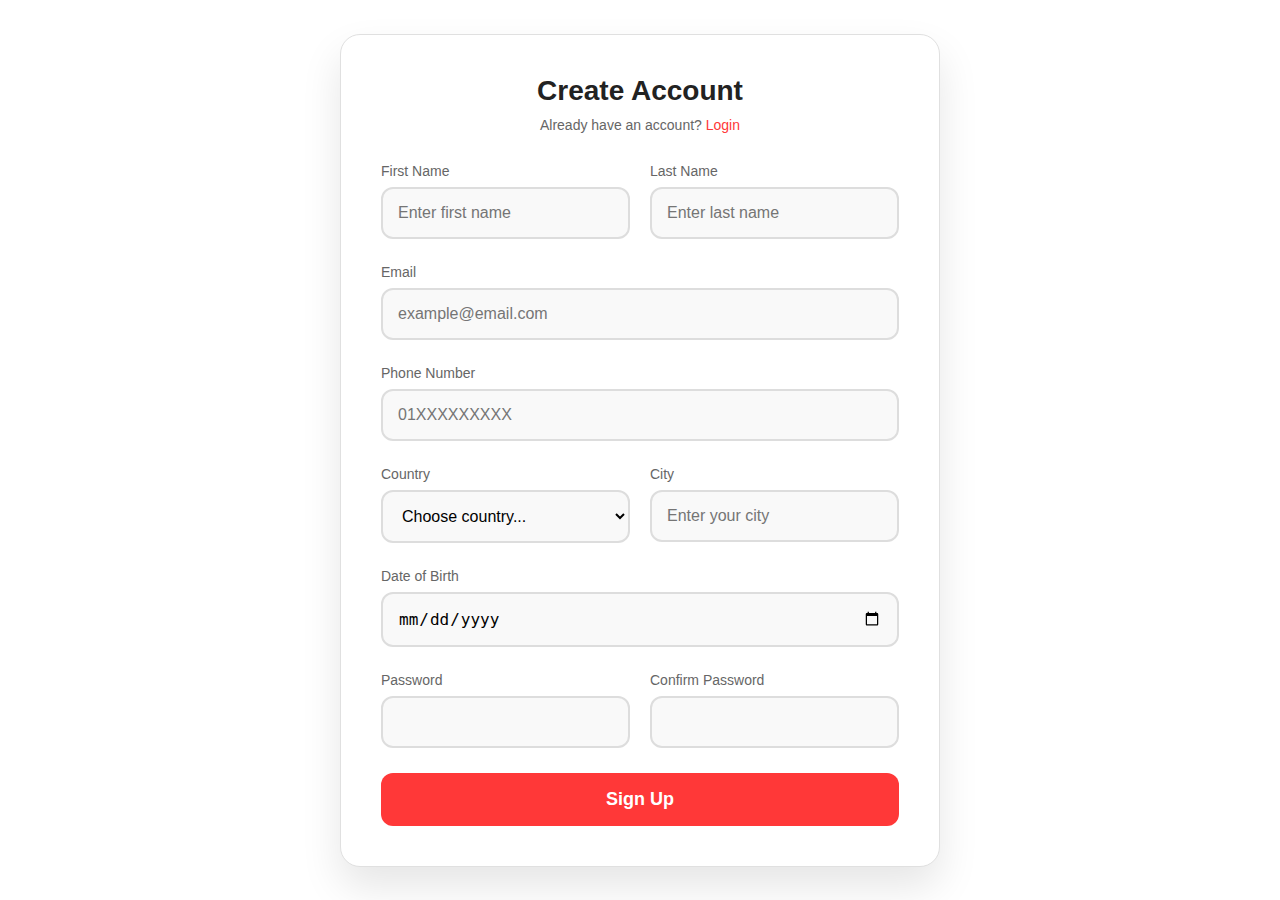
<file: index.html>
<!DOCTYPE html>
<html lang="en" dir="ltr">
<head>
    <meta charset="UTF-8">
    <meta name="viewport" content="width=device-width, initial-scale=1.0">
    <title>Create New Account</title>
    <style>
        * {
            margin: 0;
            padding: 0;
            box-sizing: border-box;
        }

        body {
            font-family: 'Segoe UI', Tahoma, Geneva, Verdana, sans-serif;
            background: white;
            min-height: 100vh;
            display: flex;
            align-items: center;
            justify-content: center;
            padding: 20px;
        }

        .form-container {
            background: white;
            border-radius: 20px;
            border: 1px solid #e0e0e0;
            box-shadow: 0 20px 40px rgba(0, 0, 0, 0.1);
            padding: 40px;
            width: 100%;
            max-width: 600px;
            position: relative;
        }

        h1 {
            text-align: center;
            color: #222;
            margin-bottom: 10px;
            font-size: 28px;
            font-weight: 600;
        }

        .login-link-container {
            text-align: center;
            margin-bottom: 30px;
        }

        .login-link {
            color: #666;
            font-size: 14px;
            text-decoration: none;
        }

        .login-link a {
            color: #ff3838;
            text-decoration: none;
            font-weight: 500;
            transition: color 0.3s ease;
        }

        .login-link a:hover {
            color: #e63030;
            text-decoration: underline;
        }

        .form-row {
            display: flex;
            gap: 20px;
            margin-bottom: 25px;
        }

        .form-group {
            flex: 1;
            position: relative;
        }

        .form-group.full-width {
            flex: 1 1 100%;
        }

        label {
            display: block;
            margin-bottom: 8px;
            color: #666;
            font-weight: 500;
            font-size: 14px;
        }

        .input-container {
            position: relative;
        }

        input, select {
            width: 100%;
            padding: 15px;
            border: 2px solid #ddd;
            border-radius: 12px;
            font-size: 16px;
            transition: all 0.3s ease;
            background: #f9f9f9;
        }

        input:focus, select:focus {
            outline: none;
            border-color: #ff3838;
            background: white;
            box-shadow: 0 0 0 3px rgba(255, 56, 56, 0.1);
        }

        .error-message {
            color: #ff3838;
            font-size: 12px;
            margin-top: 5px;
            display: none;
        }

        .input-container.error input {
            border-color: #ff3838;
            background: #fff5f5;
        }

        .input-container.success input {
            border-color: #28a745;
            background: #f8fff9;
        }

        .input-container.error .error-message {
            display: block;
        }

        .password-strength {
            margin-top: 8px;
            height: 4px;
            background: #e1e1e1;
            border-radius: 2px;
            overflow: hidden;
            display: none;
        }

        .password-strength-fill {
            height: 100%;
            transition: all 0.3s ease;
            border-radius: 2px;
        }

        .strength-weak { background: #ff3838; width: 25%; }
        .strength-fair { background: #ff6b6b; width: 50%; }
        .strength-good { background: #ffa500; width: 75%; }
        .strength-strong { background: #28a745; width: 100%; }

        .password-requirements {
            margin-top: 10px;
            font-size: 12px;
            color: #666;
            display: none;
        }

        .requirement {
            display: flex;
            align-items: center;
            margin-bottom: 4px;
        }

        .requirement-icon {
            margin-right: 8px;
            font-size: 14px;
            width: 16px;
            display: inline-block;
        }

        .requirement.met {
            color: #28a745;
        }

        .requirement.met .requirement-icon::before {
            content: '✓';
            color: #28a745;
        }

        .requirement:not(.met) {
            color: #666;
        }

        .requirement:not(.met) .requirement-icon::before {
            content: '✗';
            color: #ff3838;
        }

        .submit-btn {
            width: 100%;
            padding: 16px;
            background: #ff3838;
            color: white;
            border: none;
            border-radius: 12px;
            font-size: 18px;
            font-weight: 600;
            cursor: pointer;
            transition: all 0.3s ease;
            position: relative;
            overflow: hidden;
        }

        .submit-btn:hover {
            background: #e63030;
            transform: translateY(-2px);
            box-shadow: 0 10px 25px rgba(255, 56, 56, 0.3);
        }

        .submit-btn:active {
            transform: translateY(0);
        }

        .submit-btn:disabled {
            opacity: 0.6;
            cursor: not-allowed;
            transform: none;
        }

        .loading-spinner {
            display: none;
            width: 20px;
            height: 20px;
            border: 2px solid transparent;
            border-top: 2px solid white;
            border-radius: 50%;
            animation: spin 1s linear infinite;
            margin-left: 10px;
        }

        @keyframes spin {
            to { transform: rotate(360deg); }
        }

        .success-message {
            background: #d4edda;
            color: #155724;
            border: 2px solid #28a745;
            padding: 15px;
            border-radius: 12px;
            margin-bottom: 20px;
            display: none;
            text-align: center;
        }

        @media (max-width: 768px) {
            .form-container {
                padding: 30px 20px;
                margin: 10px;
            }

            .form-row {
                flex-direction: column;
                gap: 0;
            }

            h1 {
                font-size: 24px;
            }
        }
    </style>
</head>
<body>
    <div class="form-container">
        <h1>Create Account</h1>
        
        <div class="login-link-container">
            <div class="login-link">
                Already have an account? <a href="loginf.html">Login</a>
            </div>
        </div>

        <div class="success-message" id="successMessage">
            Account created successfully! Welcome <span id="welcomeName"></span>!
        </div>

        <form id="signupForm" novalidate>
            <div class="form-row">
                <div class="form-group">
                    <label for="firstName">First Name</label>
                    <div class="input-container">
                        <input type="text" id="firstName" name="firstName" placeholder="Enter first name" required>
                        <div class="error-message"></div>
                    </div>
                </div>
                <div class="form-group">
                    <label for="lastName">Last Name</label>
                    <div class="input-container">
                        <input type="text" id="lastName" name="lastName" placeholder="Enter last name" required>
                        <div class="error-message"></div>
                    </div>
                </div>
            </div>

            <div class="form-row">
                <div class="form-group full-width">
                    <label for="email">Email</label>
                    <div class="input-container">
                        <input type="email" id="email" name="email" placeholder="example@email.com" required>
                        <div class="error-message"></div>
                    </div>
                </div>
            </div>

            <div class="form-row">
                <div class="form-group full-width">
                    <label for="phone">Phone Number</label>
                    <div class="input-container">
                        <input type="tel" id="phone" name="phone" placeholder="01XXXXXXXXX" required>
                        <div class="error-message"></div>
                    </div>
                </div>
            </div>

            <div class="form-row">
                <div class="form-group">
                    <label for="country">Country</label>
                    <div class="input-container">
                        <select id="country" name="country" required>
                            <option value="">Choose country...</option>
                            <option value="EG">Egypt</option>
                            <option value="SA">Saudi Arabia</option>
                            <option value="AE">UAE</option>
                            <option value="JO">Jordan</option>
                            <option value="LB">Lebanon</option>
                            <option value="SY">Syria</option>
                            <option value="MA">Morocco</option>
                            <option value="TN">Tunisia</option>
                        </select>
                        <div class="error-message"></div>
                    </div>
                </div>
                <div class="form-group">
                    <label for="city">City</label>
                    <div class="input-container">
                        <input type="text" id="city" name="city" placeholder="Enter your city" required>
                        <div class="error-message"></div>
                    </div>
                </div>
            </div>

            <div class="form-row">
                <div class="form-group full-width">
                    <label for="birthDate">Date of Birth</label>
                    <div class="input-container">
                        <input type="date" id="birthDate" name="birthDate" required>
                        <div class="error-message"></div>
                    </div>
                </div>
            </div>

            <div class="form-row">
                <div class="form-group">
                    <label for="password">Password</label>
                    <div class="input-container">
                        <input type="password" id="password" name="password" required>
                        <div class="error-message"></div>
                    </div>
                    <div class="password-strength" id="passwordStrength">
                        <div class="password-strength-fill"></div>
                    </div>
                    <div class="password-requirements" id="passwordRequirements">
                        <div class="requirement" data-requirement="length">
                            <span class="requirement-icon"></span>
                            <span>At least 8 characters</span>
                        </div>
                        <div class="requirement" data-requirement="uppercase">
                            <span class="requirement-icon"></span>
                            <span>At least one uppercase letter</span>
                        </div>
                        <div class="requirement" data-requirement="lowercase">
                            <span class="requirement-icon"></span>
                            <span>At least one lowercase letter</span>
                        </div>
                        <div class="requirement" data-requirement="number">
                            <span class="requirement-icon"></span>
                            <span>At least one number</span>
                        </div>
                    </div>
                </div>
                <div class="form-group">
                    <label for="confirmPassword">Confirm Password</label>
                    <div class="input-container">
                        <input type="password" id="confirmPassword" name="confirmPassword" required>
                        <div class="error-message"></div>
                    </div>
                </div>
            </div>

            <button type="submit" class="submit-btn" id="submitBtn">
                Sign Up
                <span class="loading-spinner" id="loadingSpinner"></span>
            </button>
        </form>
    </div>

    <script>
        class FormValidator {
            constructor() {
                this.form = document.getElementById('signupForm');
                this.submitBtn = document.getElementById('submitBtn');
                this.loadingSpinner = document.getElementById('loadingSpinner');
                this.successMessage = document.getElementById('successMessage');
                
                this.initEventListeners();
            }

            initEventListeners() {
                // Real-time validation
                this.form.querySelectorAll('input, select').forEach(field => {
                    field.addEventListener('blur', () => this.validateField(field));
                    field.addEventListener('input', () => {
                        if (field.type === 'password' && field.id === 'password') {
                            this.showPasswordRequirements();
                            this.checkPasswordStrength(field.value);
                        }
                        if (field.closest('.input-container').classList.contains('error')) {
                            this.validateField(field);
                        }
                    });
                });

                // Form submission
                this.form.addEventListener('submit', (e) => this.handleSubmit(e));

                // Login link click handler
                document.querySelector('.login-link a').addEventListener('click', (e) => {
                    e.preventDefault();
                    window.location.href = 'loginf.html';
                });
            }

            validateField(field) {
                const container = field.closest('.input-container');
                const errorMsg = container.querySelector('.error-message');
                let isValid = true;
                let message = '';

                // Reset classes
                container.classList.remove('error', 'success');

                // Required field check
                if (field.hasAttribute('required') && !field.value.trim()) {
                    isValid = false;
                    message = 'This field is required';
                }

                // Specific validations
                switch (field.type) {
                    case 'email':
                        if (field.value && !this.isValidEmail(field.value)) {
                            isValid = false;
                            message = 'Please enter a valid email address';
                        }
                        break;
                    case 'tel':
                        if (field.value && !this.isValidPhone(field.value)) {
                            isValid = false;
                            message = 'Please enter a valid phone number (11 digits)';
                        }
                        break;
                    case 'date':
                        if (field.value && !this.isValidAge(field.value)) {
                            isValid = false;
                            message = 'Age must be at least 13 years';
                        }
                        break;
                    case 'password':
                        if (field.id === 'password' && field.value && !this.isValidPassword(field.value)) {
                            isValid = false;
                            message = 'Password does not meet requirements';
                        } else if (field.id === 'confirmPassword') {
                            const password = document.getElementById('password').value;
                            if (field.value && password && field.value !== password) {
                                isValid = false;
                                message = 'Passwords do not match';
                            } else if (field.value && !password) {
                                isValid = false;
                                message = 'Please enter password first';
                            }
                        }
                        break;
                }

                // Name validation
                if (field.id === 'firstName' || field.id === 'lastName') {
                    if (field.value && field.value.length < 2) {
                        isValid = false;
                        message = 'Name must be at least 2 characters';
                    }
                }

                // Apply validation result
                if (isValid && field.value) {
                    container.classList.add('success');
                } else if (!isValid) {
                    container.classList.add('error');
                }

                errorMsg.textContent = message;
                return isValid;
            }

            isValidEmail(email) {
                return /^[^\s@]+@[^\s@]+\.[^\s@]+$/.test(email);
            }

            isValidPhone(phone) {
                return /^01[0-9]{9}$/.test(phone.replace(/\s/g, ''));
            }

            isValidAge(birthDate) {
                const today = new Date();
                const birth = new Date(birthDate);
                const age = today.getFullYear() - birth.getFullYear();
                return age >= 13;
            }

            isValidPassword(password) {
                const hasLength = password.length >= 8;
                const hasUppercase = /[A-Z]/.test(password);
                const hasLowercase = /[a-z]/.test(password);
                const hasNumber = /\d/.test(password);
                
                return hasLength && hasUppercase && hasLowercase && hasNumber;
            }

            checkPasswordStrength(password) {
                const strengthBar = document.querySelector('.password-strength-fill');
                const strengthContainer = document.getElementById('passwordStrength');
                
                if (!password) {
                    strengthContainer.style.display = 'none';
                    document.getElementById('passwordRequirements').style.display = 'none';
                    return;
                }

                strengthContainer.style.display = 'block';
                
                let score = 0;
                if (password.length >= 8) score++;
                if (/[a-z]/.test(password)) score++;
                if (/[A-Z]/.test(password)) score++;
                if (/\d/.test(password)) score++;

                strengthBar.className = 'password-strength-fill';
                switch (score) {
                    case 1:
                        strengthBar.classList.add('strength-weak');
                        break;
                    case 2:
                        strengthBar.classList.add('strength-fair');
                        break;
                    case 3:
                        strengthBar.classList.add('strength-good');
                        break;
                    case 4:
                        strengthBar.classList.add('strength-strong');
                        break;
                }

                this.updatePasswordRequirements(password);
            }

            updatePasswordRequirements(password) {
                const requirements = {
                    length: password.length >= 8,
                    uppercase: /[A-Z]/.test(password),
                    lowercase: /[a-z]/.test(password),
                    number: /\d/.test(password)
                };

                Object.keys(requirements).forEach(req => {
                    const element = document.querySelector(`[data-requirement="${req}"]`);
                    
                    if (element) {
                        if (requirements[req]) {
                            element.classList.add('met');
                            element.classList.remove('not-met');
                        } else {
                            element.classList.remove('met');
                            element.classList.add('not-met');
                        }
                    }
                });
            }

            showPasswordRequirements() {
                document.getElementById('passwordRequirements').style.display = 'block';
            }

            handleSubmit(e) {
                e.preventDefault();
                
                // Validate all fields
                const fields = this.form.querySelectorAll('input, select');
                let isFormValid = true;

                fields.forEach(field => {
                    if (!this.validateField(field)) {
                        isFormValid = false;
                    }
                });

                if (!isFormValid) {
                    const firstError = this.form.querySelector('.input-container.error input');
                    if (firstError) {
                        firstError.focus();
                    }
                    return;
                }

                // جيب البيانات من الفورم
                const email = document.getElementById('email').value.trim();
                const password = document.getElementById('password').value;
                const firstName = document.getElementById('firstName').value.trim();
                const lastName = document.getElementById('lastName').value.trim();

                console.log('=== Sign Up Debug ===');
                console.log('Email to save:', email);
                console.log('Password to save:', password);

                // حفظ البيانات في localStorage
                localStorage.setItem("userEmail", email);
                localStorage.setItem("userPassword", password);
                localStorage.setItem("userFirstName", firstName);
                localStorage.setItem("userLastName", lastName);

                // تأكد من الحفظ
                console.log('Saved successfully:');
                console.log('Email:', localStorage.getItem("userEmail"));
                console.log('Password:', localStorage.getItem("userPassword"));

                // Show loading state
                this.submitBtn.disabled = true;
                this.loadingSpinner.style.display = 'inline-block';
                this.submitBtn.textContent = 'Creating Account...';

                // Simulate API call then redirect
                setTimeout(() => {
                    // Show success message first
                    document.getElementById('welcomeName').textContent = firstName;
                    this.successMessage.style.display = 'block';
                    this.successMessage.scrollIntoView({ behavior: 'smooth' });

                    // Redirect to login after 2 seconds
                    setTimeout(() => {
                        alert('Account created successfully! Redirecting to login...');
                        window.location.href = 'loginf.html';
                    }, 2000);
                }, 1500);
            }
        }

        // Initialize the form validator when DOM is loaded
        document.addEventListener('DOMContentLoaded', () => {
            new FormValidator();
        });
    </script>
</body>

</html>
</file>
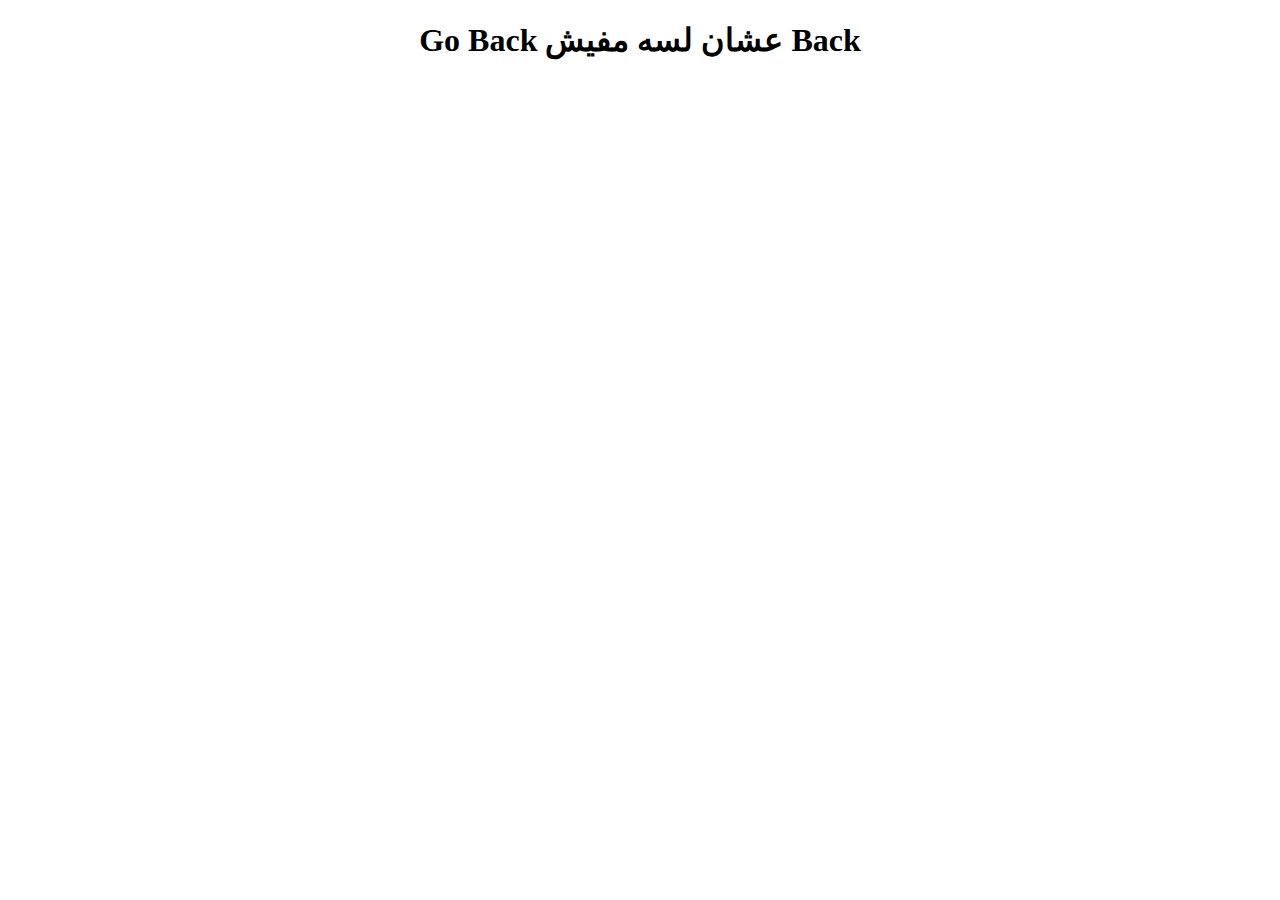
<file: forgetpass.html>
<!DOCTYPE html>
<html lang="en">
<head>
    <meta charset="UTF-8">
    <meta name="viewport" content="width=device-width, initial-scale=1.0">
    <title>Back</title>
</head>
<body>
    <h1 align="center">Go Back عشان لسه مفيش Back</h1>
</body>
</html>
</file>
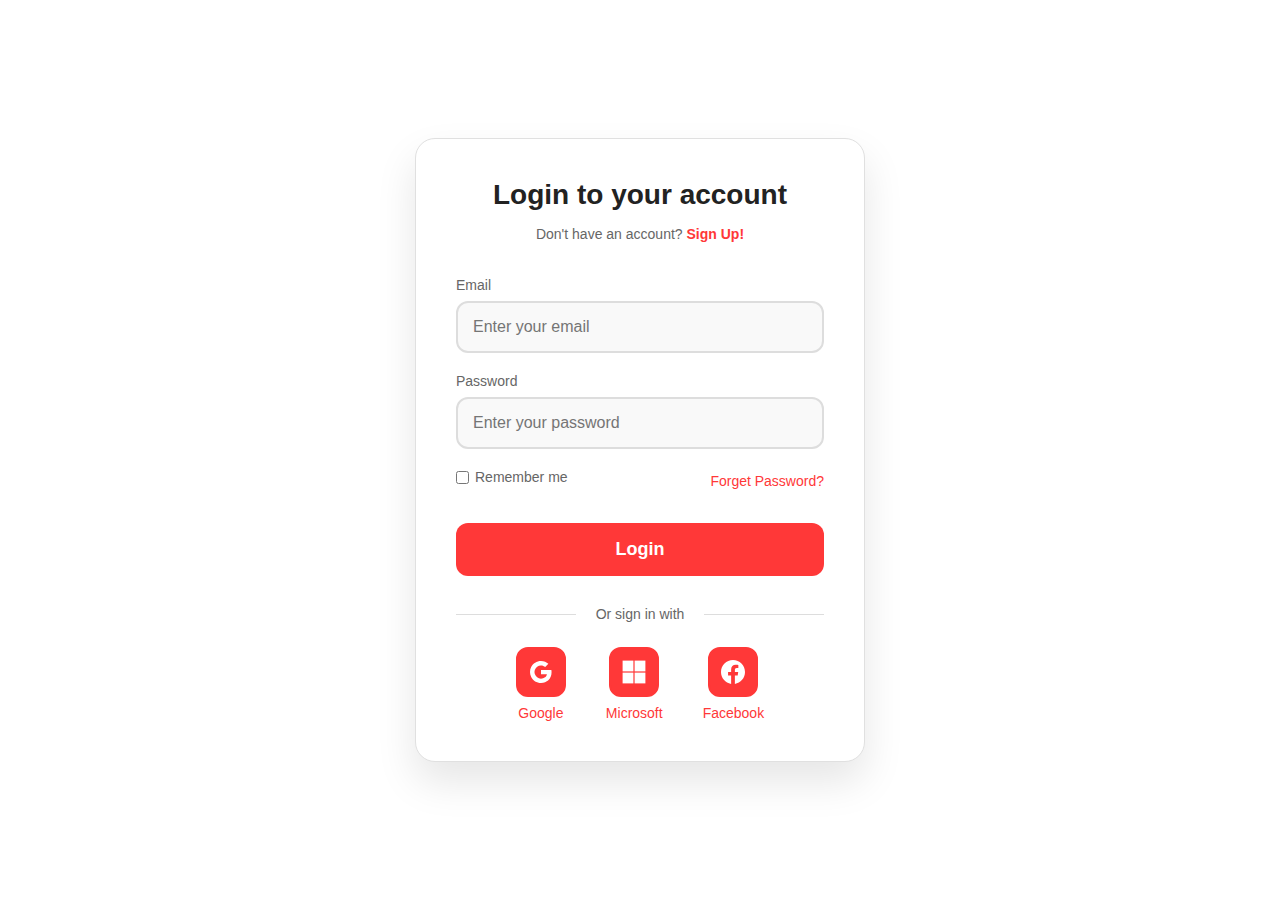
<file: loginf.html>
<!DOCTYPE html>
<html lang="en" dir="ltr">
<head>
    <meta charset="UTF-8">
    <meta name="viewport" content="width=device-width, initial-scale=1.0">
    <title>Login to Your Account</title>
    <link href="https://cdn.jsdelivr.net/npm/bootstrap@5.3.7/dist/css/bootstrap.min.css" rel="stylesheet" integrity="sha384-LN+7fdVzj6u52u30Kp6M/trliBMCMKTyK833zpbD+pXdCLuTusPj697FH4R/5mcr" crossorigin="anonymous">
    <style>
        * {
            margin: 0;
            padding: 0;
            box-sizing: border-box;
        }

        body {
            font-family: 'Segoe UI', Tahoma, Geneva, Verdana, sans-serif;
            background: white;
            min-height: 100vh;
            display: flex;
            align-items: center;
            justify-content: center;
            padding: 20px;
        }

        .form-container {
            background: white;
            border-radius: 20px;
            border: 1px solid #e0e0e0;
            box-shadow: 0 20px 40px rgba(0, 0, 0, 0.1);
            padding: 40px;
            width: 100%;
            max-width: 450px;
            position: relative;
        }

        h1 {
            text-align: center;
            color: #222;
            margin-bottom: 15px;
            font-size: 28px;
            font-weight: 600;
        }

        .subtitle {
            text-align: center;
            color: #666;
            margin-bottom: 35px;
            font-size: 14px;
        }

        .subtitle a {
            color: #ff3838;
            text-decoration: none;
            font-weight: 600;
        }

        .subtitle a:hover {
            text-decoration: underline;
        }

        .form-group {
            margin-bottom: 20px;
            position: relative;
        }

        label {
            display: block;
            margin-bottom: 8px;
            color: #666;
            font-weight: 500;
            font-size: 14px;
        }

        .input-container {
            position: relative;
        }

        input[type="email"], input[type="password"] {
            width: 100%;
            padding: 15px;
            border: 2px solid #ddd;
            border-radius: 12px;
            font-size: 16px;
            transition: all 0.3s ease;
            background: #f9f9f9;
        }

        input:focus {
            outline: none;
            border-color: #ff3838;
            background: white;
            box-shadow: 0 0 0 3px rgba(255, 56, 56, 0.1);
        }

        .form-options {
            display: flex;
            justify-content: space-between;
            align-items: center;
            margin-bottom: 30px;
        }

        .remember-me {
            display: flex;
            align-items: center;
            color: #666;
            font-size: 14px;
            gap: 6px;
        }

        .remember-me input[type="checkbox"] {
            margin: 0;
            transform: none;
            box-shadow: none;
        }

        .forgot-password {
            color: #ff3838;
            text-decoration: none;
            font-size: 14px;
            font-weight: 500;
        }

        .forgot-password:hover {
            text-decoration: underline;
        }

        .login-btn {
            width: 100%;
            padding: 16px;
            background: #ff3838;
            color: white;
            border: none;
            border-radius: 12px;
            font-size: 18px;
            font-weight: 600;
            cursor: pointer;
            transition: all 0.3s ease;
            margin-bottom: 30px;
        }

        .login-btn:hover {
            background: #e63030;
            transform: translateY(-2px);
            box-shadow: 0 10px 25px rgba(255, 56, 56, 0.3);
        }

        .login-btn:active {
            transform: translateY(0);
        }

        .divider {
            text-align: center;
            margin-bottom: 25px;
            color: #666;
            font-size: 14px;
            position: relative;
        }

        .divider::before {
            content: '';
            position: absolute;
            top: 50%;
            left: 0;
            right: 0;
            height: 1px;
            background: #ddd;
            z-index: 1;
        }

        .divider span {
            background: white;
            padding: 0 20px;
            position: relative;
            z-index: 2;
        }

        .social-section {
            display: flex;
            justify-content: center;
            gap: 40px;
            margin-top: 20px;
        }

        .social-item {
            display: flex;
            flex-direction: column;
            align-items: center;
            text-align: center;
        }

        .social-btn {
            display: flex;
            align-items: center;
            justify-content: center;
            width: 50px;
            height: 50px;
            border: 2px solid #ff3838;
            border-radius: 12px;
            background: #ff3838;
            color: white;
            cursor: pointer;
            transition: all 0.3s ease;
            text-decoration: none;
            margin-bottom: 8px;
        }

        .social-btn:hover {
            background:#810d0d;
            transform: translateY(-2px);
            box-shadow: 0 5px 15px rgba(255, 56, 56, 0.2);
        }

        .social-btn svg {
            width: 24px;
            height: 24px;
        }

        .social-name {
            color: #ff3838;
            text-decoration: none;
            font-size: 14px;
            font-weight: 500;
        }

        .social-name:hover {
            text-decoration: underline;
        }

        .error-message {
            color: #ff3838;
            font-size: 12px;
            margin-top: 5px;
            display: none;
        }

        .input-container.error input {
            border-color: #ff3838;
            background: #fff5f5;
        }

        .input-container.error .error-message {
            display: block;
        }

        @media (max-width: 768px) {
            .form-container {
                padding: 30px 20px;
                margin: 10px;
            }

            h1 {
                font-size: 24px;
            }

            .form-options {
                flex-direction: column;
                gap: 15px;
                align-items: flex-start;
            }

            .social-section {
                gap: 20px;
            }
        }
    </style>
</head>
<body>
    <div class="form-container">
        <h1>Login to your account</h1>
        
        <p class="subtitle">
            Don't have an account? <a href="index.html" id="signupLink">Sign Up!</a>
        </p>

        <form id="loginForm" novalidate>
            <div class="form-group">
                <label for="email">Email</label>
                <div class="input-container">
                    <input type="email" id="email" name="email" placeholder="Enter your email" required>
                    <div class="error-message"></div>
                </div>
            </div>

            <div class="form-group">
                <label for="password">Password</label>
                <div class="input-container">
                    <input type="password" id="password" name="password" placeholder="Enter your password" required>
                    <div class="error-message"></div>
                </div>
            </div>

            <div class="form-options">
                <label class="remember-me">
                    <input type="checkbox" id="rememberMe">
                    Remember me
                </label>
                <a href="forgetpass.html" class="forgot-password">Forget Password?</a>
            </div>

            <button type="submit" class="login-btn" id="loginBtn">
                Login
            </button>
        </form>

        <div class="divider">
            <span>Or sign in with</span>
        </div>

        <div class="social-section">
            <div class="social-item">
                <button class="social-btn" id="googleBtn" type="button">
                    <svg viewBox="0 0 24 24">
                        <path fill="currentColor" d="M22.56 12.25c0-.78-.07-1.53-.2-2.25H12v4.26h5.92c-.26 1.37-1.04 2.53-2.21 3.31v2.77h3.57c2.08-1.92 3.28-4.74 3.28-8.09z"/>
                        <path fill="currentColor" d="M12 23c2.97 0 5.46-.98 7.28-2.66l-3.57-2.77c-.98.66-2.23 1.06-3.71 1.06-2.86 0-5.29-1.93-6.16-4.53H2.18v2.84C3.99 20.53 7.7 23 12 23z"/>
                        <path fill="currentColor" d="M5.84 14.09c-.22-.66-.35-1.36-.35-2.09s.13-1.43.35-2.09V7.07H2.18C1.43 8.55 1 10.22 1 12s.43 3.45 1.18 4.93l2.85-2.22.81-.62z"/>
                        <path fill="currentColor" d="M12 5.38c1.62 0 3.06.56 4.21 1.64l3.15-3.15C17.45 2.09 14.97 1 12 1 7.7 1 3.99 3.47 2.18 7.07l3.66 2.84c.87-2.6 3.3-4.53 6.16-4.53z"/>
                    </svg>
                </button>
                <a href="#" class="social-name">Google</a>
            </div>

            <div class="social-item">
                <button class="social-btn" id="microsoftBtn" type="button">
                    <svg viewBox="0 0 24 24">
                        <path fill="currentColor" d="M11.4 11.4H.6V.6h10.8v10.8z"/>
                        <path fill="currentColor" d="M23.4 11.4H12.6V.6h10.8v10.8z"/>
                        <path fill="currentColor" d="M11.4 23.4H.6V12.6h10.8v10.8z"/>
                        <path fill="currentColor" d="M23.4 23.4H12.6V12.6h10.8v10.8z"/>
                    </svg>
                </button>
                <a href="#" class="social-name">Microsoft</a>
            </div>

            <div class="social-item">
                <button class="social-btn" id="facebookBtn" type="button">
                    <svg viewBox="0 0 24 24">
                        <path fill="currentColor" d="M24 12.073c0-6.627-5.373-12-12-12s-12 5.373-12 12c0 5.99 4.388 10.954 10.125 11.854v-8.385H7.078v-3.47h3.047V9.43c0-3.007 1.792-4.669 4.533-4.669 1.312 0 2.686.235 2.686.235v2.953H15.83c-1.491 0-1.956.925-1.956 1.874v2.25h3.328l-.532 3.47h-2.796v8.385C19.612 23.027 24 18.062 24 12.073z"/>
                    </svg>
                </button>
                <a href="#" class="social-name">Facebook</a>
            </div>
        </div>
    </div>

    <script>
        class LoginValidator {
            constructor() {
                this.form = document.getElementById('loginForm');
                this.loginBtn = document.getElementById('loginBtn');
                
                this.initEventListeners();
            }

            initEventListeners() {
                this.form.querySelectorAll('input').forEach(field => {
                    field.addEventListener('blur', () => this.validateField(field));
                    field.addEventListener('input', () => {
                        if (field.closest('.input-container').classList.contains('error')) {
                            this.validateField(field);
                        }
                    });
                });

                this.form.addEventListener('submit', (e) => this.handleSubmit(e));

                document.getElementById('googleBtn').addEventListener('click', () => {
                    alert('Google login would be implemented here');
                });
                
                document.getElementById('microsoftBtn').addEventListener('click', () => {
                    alert('Microsoft login would be implemented here');
                });
                
                document.getElementById('facebookBtn').addEventListener('click', () => {
                    alert('Facebook login would be implemented here');
                });
            }

            validateField(field) {
                const container = field.closest('.input-container');
                const errorMsg = container.querySelector('.error-message');
                let isValid = true;
                let message = '';

                container.classList.remove('error');

                if (field.hasAttribute('required') && !field.value.trim()) {
                    isValid = false;
                    message = 'This field is required';
                }

                if (field.type === 'email' && field.value && !this.isValidEmail(field.value)) {
                    isValid = false;
                    message = 'Please enter a valid email address';
                }

                if (field.type === 'password' && field.value && field.value.length < 8) {
                    isValid = false;
                    message = 'Password must be at least 8 characters';
                }

                if (!isValid) {
                    container.classList.add('error');
                }

                errorMsg.textContent = message;
                return isValid;
            }

            isValidEmail(email) {
                return /^[^\s@]+@[^\s@]+\.[^\s@]+$/.test(email);
            }

            handleSubmit(e) {
                e.preventDefault();
                
                const fields = this.form.querySelectorAll('input[required]');
                let isFormValid = true;

                fields.forEach(field => {
                    if (!this.validateField(field)) {
                        isFormValid = false;
                    }
                });

                if (!isFormValid) {
                    const firstError = this.form.querySelector('.input-container.error input');
                    if (firstError) {
                        firstError.focus();
                    }
                    return;
                }

                // نجيب القيم هنا لما المستخدم يضغط submit
                const enteredEmail = document.getElementById("email").value.trim();
                const enteredPassword = document.getElementById("password").value;

                // نجيب البيانات المحفوظة من localStorage
                const savedEmail = localStorage.getItem("userEmail");
                const savedPassword = localStorage.getItem("userPassword");

                // للتجربة - هنشوف كل البيانات المحفوظة في localStorage
                console.log('=== Login Debug Info ===');
                console.log('Entered Email:', enteredEmail);
                console.log('Entered Password:', enteredPassword);
                console.log('Saved Email:', savedEmail);
                console.log('Saved Password:', savedPassword);
                console.log('All localStorage keys:', Object.keys(localStorage));
                console.log('All localStorage data:', {...localStorage});
                
                // هنتحقق من البيانات مع إزالة أي مسافات زيادة
                const emailMatch = enteredEmail.toLowerCase() === (savedEmail || '').toLowerCase().trim();
                const passwordMatch = enteredPassword === savedPassword;
                
                console.log('Email match:', emailMatch);
                console.log('Password match:', passwordMatch);

                // نتحقق من البيانات
                if (emailMatch && passwordMatch && savedEmail && savedPassword) {
                    console.log('Login successful! Redirecting...');
                    this.loginBtn.disabled = true;
                    this.loginBtn.textContent = 'Logging in...';

                    setTimeout(() => {
                        window.location.href = 'shop.html';
                    }, 1500);
                } else {
                    // لو مفيش بيانات محفوظة، نعرض رسالة مختلفة
                    if (!savedEmail || !savedPassword) {
                        alert("No account found. Please sign up first!\n\nSaved Email: " + savedEmail + "\nSaved Password: " + savedPassword);
                    } else {
                        alert("Invalid email or password. Please try again.\n\nEntered: " + enteredEmail + " / " + enteredPassword + "\nSaved: " + savedEmail + " / " + savedPassword);
                    }
                }
            }
        }

        document.addEventListener('DOMContentLoaded', () => {
            new LoginValidator();
        });
    </script>
</body>

</html>
</file>
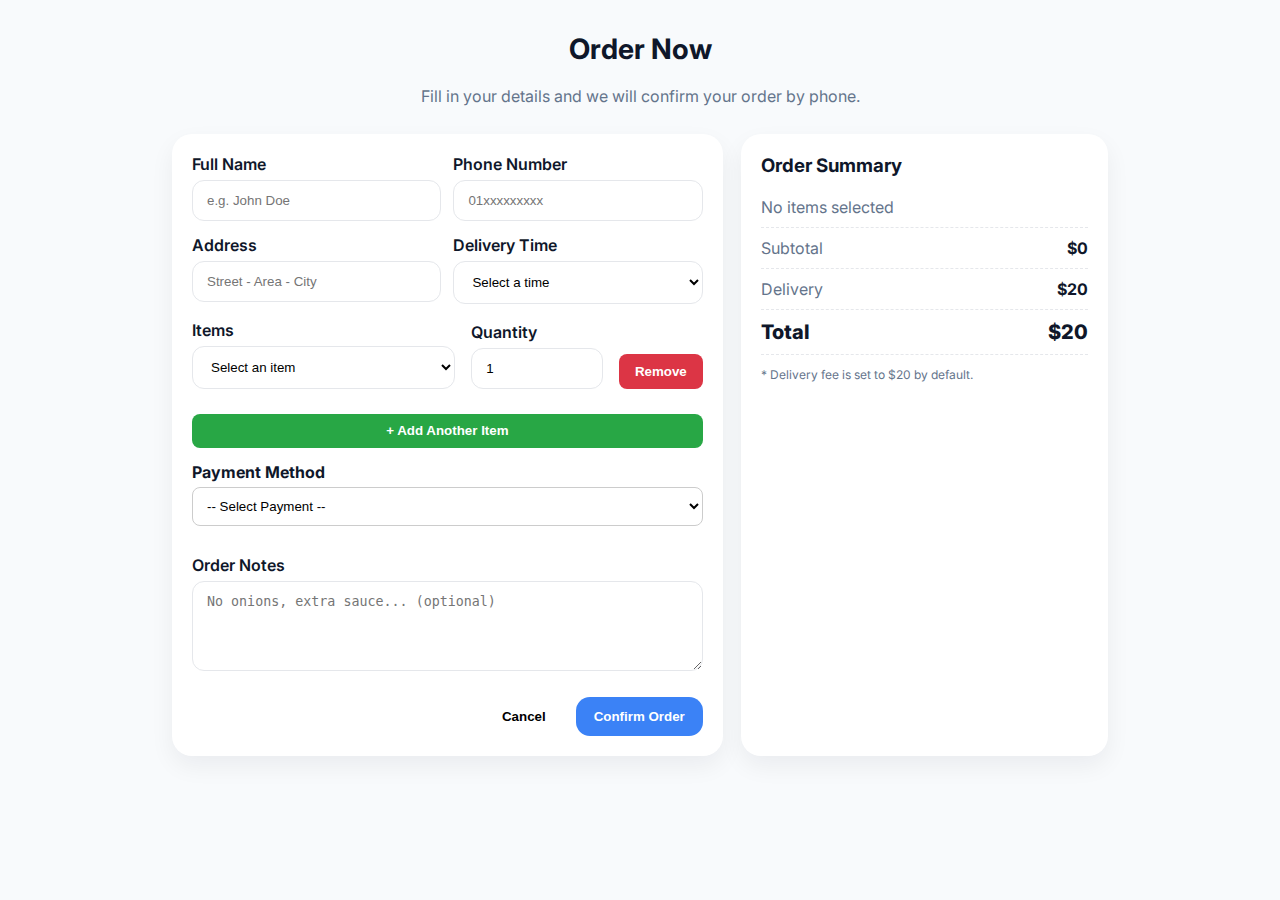
<file: ordernow.html>
<!DOCTYPE html>
<html lang="en" dir="ltr">
<head>
  <meta charset="UTF-8" />
  <meta name="viewport" content="width=device-width, initial-scale=1" />
  <title>Order Now Section</title>
  <link rel="preconnect" href="https://fonts.googleapis.com">
  <link rel="preconnect" href="https://fonts.gstatic.com" crossorigin>
  <link href="https://fonts.googleapis.com/css2?family=Inter:wght@400;600;700&display=swap" rel="stylesheet">
  <style>
    :root{
      --bg:#f8fafc;
      --card:#ffffff;
      --ink:#0f172a;
      --muted:#64748b;
      --brand:#3b82f6;
      --brand-2:#2563eb;
      --ring:#bfdbfe;
      --danger:#ef4444;
    }
    *{box-sizing:border-box}
    body{margin:0;font-family:"Inter", system-ui, -apple-system, Segoe UI, Roboto, Arial, sans-serif;background:var(--bg);color:var(--ink);}
    section.order{max-width:1000px;margin-inline:auto;padding:32px;}
    .heading{font-size:clamp(24px, 2.2vw, 36px);text-align:center;margin:0 0 20px;font-weight:700}
    .sub{color:var(--muted);text-align:center;margin:0 0 28px}

    .grid{display:grid;grid-template-columns:1.2fr .8fr;gap:18px}
    @media (max-width:900px){.grid{grid-template-columns:1fr}}

    .card{background:var(--card);border-radius:20px;box-shadow:0 10px 24px rgba(15,23,42,.06);padding:20px}
    form{display:grid;gap:14px}

    .row{display:grid;grid-template-columns:1fr 1fr;gap:12px}
    @media (max-width:640px){.row{grid-template-columns:1fr}}

    label{display:block;font-weight:600;margin:0 0 6px}
    .hint{font-size:12px;color:var(--muted)}

    input, select, textarea{width:100%;padding:12px 14px;border:1px solid #e5e7eb;border-radius:12px;background:#fff;outline:none;transition:.2s}
    input:focus, select:focus, textarea:focus{box-shadow:0 0 0 4px var(--ring);border-color:var(--brand)}
    
    textarea{min-height:90px;resize:vertical}

.inputBox {
      margin-bottom: 15px;
    }
    .inputBox span {
      display: block;
      font-weight: bold;
      margin-bottom: 5px;
    }
    .inputBox input, .inputBox select {
      width: 100%;
      padding: 10px;
      border: 1px solid #ccc;
      border-radius: 8px;
    }
    .actions{display:flex;gap:12px;flex-wrap:wrap;align-items:center;justify-content:flex-end;margin-top:8px}
    button{border:0;border-radius:14px;padding:12px 18px;font-weight:700;cursor:pointer}
    .btn-primary{background:var(--brand);color:#fff}
    .btn-primary:hover{background:var(--brand-2)}
    .btn-ghost{background:transparent}

    .error{color:var(--danger);font-size:12px;margin-top:6px;display:none}

    .summary{position:sticky;top:16px}
    .summary h3{margin:0 0 10px}
    .line{display:flex;align-items:center;justify-content:space-between;padding:10px 0;border-bottom:1px dashed #e5e7eb}
    .total{font-size:20px;font-weight:800}
    .muted{color:var(--muted)}

    .success{display:none;background:#ecfdf5;border:1px solid #bbf7d0;color:#065f46;border-radius:12px;padding:12px 14px;margin-top:10px}
     /***************************************************/
  .items-box{
      margin: 0.1rem 0;
  }
  .item-row {
      display: grid;
      grid-template-columns: 2fr 1fr auto;
      gap: 1rem;
      margin-bottom: 0.1rem;
      align-items: end;
    }
    .item-row select, .item-row input {
      width: 100%;
    }
    .item-row button {
      background: #dc3545;
      color: white;
      border: none;
      padding: 0.6rem 1rem;
      border-radius: 8px;
      cursor: pointer;
      height: fit-content;
    }
    .item-row button:hover {
      background: #bb2d3b;
    }
    .add-btn {
      background: #28a745;
      color: white;
      border: none;
      padding: 0.6rem 1.2rem;
      border-radius: 8px;
      cursor: pointer;
      margin-top: 0.5rem;
    }
    .add-btn:hover {
      background: #218838;
    }
    
    .item-column, .qty-column {
      display: flex;
      flex-direction: column;
    }
    
    .item-column label, .qty-column label {
      margin-bottom: 6px;
    }
  
  </style>
</head>
<body>

  <section class="order" id="order">
    <h1 class="heading">Order Now</h1>
    <p class="sub">Fill in your details and we will confirm your order by phone.</p>

    <div class="grid">
      <!-- Order Form -->
      <div class="card">
        <form id="orderForm" novalidate>
          <div class="row">
            <div>
              <label for="name">Full Name</label>
              <input id="name" name="name" autocomplete="name" required placeholder="e.g. John Doe" />
              <div class="error" data-error-for="name">Please enter your name.</div>
            </div>
            <div>
              <label for="phone">Phone Number</label>
              <input id="phone" name="phone" inputmode="tel" placeholder="01xxxxxxxxx" required />
              <div class="error" data-error-for="phone">Enter a valid phone number (11 digits).</div>
            </div>
          </div>

          <div class="row">
            <div>
              <label for="address">Address</label>
              <input id="address" name="address" placeholder="Street - Area - City" required />
              <div class="error" data-error-for="address">Address is required for delivery.</div>
            </div>
            <div>
              <label for="timeslot">Delivery Time</label>
              <select id="timeslot" name="timeslot" required>
                <option value="" disabled selected>Select a time</option>
                <option value="12-3">12 PM - 3 PM</option>
                <option value="3-6">3 PM - 6 PM</option>
                <option value="6-9">6 PM - 9 PM</option>
              </select>
              <div class="error" data-error-for="timeslot">Please select a delivery time.</div>
            </div>
          </div>
<!----------------------------------------------------------------------------------------------->
            <div class="items-box" id="items-box">
              <div class="item-row">
                <div class="item-column">
                  <label>Items</label>
                  <select id="item" name="item[]">
                    <option value="" disabled selected>Select an item</option>
                    <option value="burger" data-price="20">Cheese Burger — 20$</option>
                    <option value="pizza" data-price="30">Salami Pizza — 30$</option>
                    <option value="Apetizers" data-price="7">Coleslaw Salad — 7$</option>
                    <option value="juice" data-price="10">Watermelon Juice — 10$</option>
                  </select>
                  <div class="error" data-error-for="item">Please select an item.</div>
                </div>
                
                <div class="qty-column">
                  <label for="qty">Quantity</label>
                  <input id="qty" name="qty[]" type="number" placeholder="Qty" min="1" value="1"/>
                  <div class="error" data-error-for="qty">Quantity must be 1 or more.</div>
                </div>
                
                <button type="button" class="remove-btn">Remove</button>
              </div>
            </div>
          <button type="button" class="add-btn" id="addItem">+ Add Another Item</button>


<!------------------------------------------------------------------------------------------------->
 <div class="inputBox">
      <span>Payment Method</span>
      <select name="payment" required>
        <option value="">-- Select Payment --</option>
        <option value="cash">Cash on Delivery</option>
        <option value="card">Credit Card</option>
      </select>
    </div>


          <div>
            <label for="notes">Order Notes</label>
            <textarea id="notes" name="notes" placeholder="No onions, extra sauce... (optional)"></textarea>
          </div>

          <div class="actions">
            <button type="reset" class="btn-ghost" id="resetBtn">Cancel</button>
            <button type="submit" class="btn-primary">Confirm Order</button>
          </div>
          <div class="success" id="successBox">Your order has been placed successfully! We will contact you shortly to confirm.</div>
        </form>
      </div>

      <!-- Summary -->
      <aside class="card summary" aria-live="polite">
        <h3>Order Summary</h3>
        <div id="orderItems">
          <div class="line"><span class="muted">No items selected</span></div>
        </div>
        <div class="line"><span class="muted">Subtotal</span><strong id="subtotal">$0</strong></div>
        <div class="line"><span class="muted">Delivery</span><strong id="sumShip">$20</strong></div>
        <div class="line total"><span>Total</span><span id="sumTotal">$20</span></div>
        <div id="orderNotesDisplay" style="display: none;">
          <hr style="margin: 10px 0; border: 1px dashed #e5e7eb;">
          <div><strong>Order Notes:</strong></div>
          <div id="notesText" style="color: var(--muted); font-size: 14px; margin-top: 5px;"></div>
        </div>
        <p class="hint">* Delivery fee is set to $20 by default.</p>
      </aside>
    </div>
  </section>

  <script>
    const USD = new Intl.NumberFormat('en-US', { style: 'currency', currency: 'USD', maximumFractionDigits: 0 });

    const form = document.getElementById('orderForm');
    const itemSel = document.getElementById('item');
    const qtyInp = document.getElementById('qty');
    const notesInput = document.getElementById('notes');
    const phoneInp = document.getElementById('phone');
    const successBox = document.getElementById('successBox');
   
    const itemsBox = document.getElementById('items-box');
    const addItemBtn = document.getElementById('addItem');
    const orderItemsDiv = document.getElementById('orderItems');
    const subtotalEl = document.getElementById('subtotal');
    const sumShip = document.getElementById('sumShip');
    const sumTotal= document.getElementById('sumTotal');
    const orderNotesDisplay = document.getElementById('orderNotesDisplay');
    const notesText = document.getElementById('notesText');

    const DELIVERY = 20;
     
    function updateTotal() {
      let subtotal = 0;
      const orderItems = [];
      
      document.querySelectorAll('.item-row').forEach(row => {
        const select = row.querySelector('select');
        const selectedOption = select.options[select.selectedIndex];
        const qtyInput = row.querySelector('input');
        
        if(selectedOption && selectedOption.value && selectedOption.dataset.price) {
          const itemName = selectedOption.text.split('—')[0].trim();
          const price = parseFloat(selectedOption.dataset.price);
          const qty = parseInt(qtyInput.value) || 1;
          const itemTotal = price * qty;
          
          subtotal += itemTotal;
          orderItems.push({
            name: itemName,
            price: price,
            qty: qty,
            total: itemTotal
          });
        }
      });
      
      updateSummaryDisplay(orderItems, subtotal);
      updateNotesDisplay();
    }
    
    function updateSummaryDisplay(items, subtotal) {
      // Update order items display
      if(items.length === 0) {
        orderItemsDiv.innerHTML = '<div class="line"><span class="muted">No items selected</span></div>';
      } else {
        let itemsHTML = '';
        items.forEach(item => {
          itemsHTML += `
            <div class="line">
              <span>${item.name} × ${item.qty}</span>
              <strong>${USD.format(item.total)}</strong>
            </div>
          `;
        });
        orderItemsDiv.innerHTML = itemsHTML;
      }
      
      // Update totals
      const total = subtotal + DELIVERY;
      subtotalEl.textContent = USD.format(subtotal);
      sumShip.textContent = USD.format(DELIVERY);
      sumTotal.textContent = USD.format(total);
    }
    
    function updateNotesDisplay() {
      const notes = notesInput.value.trim();
      if(notes) {
        notesText.textContent = notes;
        orderNotesDisplay.style.display = 'block';
      } else {
        orderNotesDisplay.style.display = 'none';
      }
    }
     
    function addRow() {
      const row = document.createElement('div');
      row.classList.add('item-row');
      row.innerHTML = `
        <div class="item-column">
          <label>Items</label>
          <select name="item[]">
            <option value="" disabled selected>Select an item</option>
            <option value="burger" data-price="18">Cheese Burger — 18$</option>
            <option value="pizza" data-price="21">Margherita Pizza — 21$</option>
            <option value="pasta" data-price="16">Alfredo Pasta — 16$</option>
            <option value="juice" data-price="65">Watermelon Juice — 65$</option>
          </select>
        </div>
        <div class="qty-column">
          <label>Quantity</label>
          <input type="number" name="qty[]" placeholder="Qty" min="1" value="1">
        </div>
        <button type="button" class="remove-btn">Remove</button>
      `;
      itemsBox.appendChild(row);
      
      row.querySelector('.remove-btn').addEventListener('click', () => {
        row.remove();
        updateTotal();
      });
      row.querySelector('select').addEventListener('change', updateTotal);
      row.querySelector('input').addEventListener('input', updateTotal);
      updateTotal();
    }

    document.querySelectorAll('.item-row').forEach(row => {
      row.querySelector('.remove-btn').addEventListener('click', () => {
        row.remove();
        updateTotal();
      });
      row.querySelector('select').addEventListener('change', updateTotal);
      row.querySelector('input').addEventListener('input', updateTotal);
    });

    addItemBtn.addEventListener('click', addRow);
    updateTotal();
    
    document.getElementById('orderForm').addEventListener('submit', e => {
      e.preventDefault();
      // Order will be processed without showing alert
      successBox.style.display = 'block';
      form.scrollIntoView({behavior:'smooth', block:'start'});
    });

    function currentUnitPrice(){
      const opt = itemSel.options[itemSel.selectedIndex];
      return opt && opt.dataset.price ? Number(opt.dataset.price) : 0;
    }

    function currentItemLabel(){
      const opt = itemSel.options[itemSel.selectedIndex];
      return opt && opt.text ? opt.text.split('—')[0].trim() : '—';
    }

    itemSel.addEventListener('change', updateTotal);
    qtyInp.addEventListener('input', updateTotal);
    notesInput.addEventListener('input', updateNotesDisplay);

    function validPhone(v){ return /^01\d{9}$/.test(String(v).trim()); }

    function showError(name, show){
      const el = document.querySelector(`.error[data-error-for="${name}"]`);
      if(!el) return; el.style.display = show ? 'block' : 'none';
    }

    form.addEventListener('submit', (e)=>{
      e.preventDefault();

      let ok = true;
      const required = ['name','phone','address','timeslot','item','qty'];
      required.forEach((id)=>{
        const field = document.getElementById(id);
        const val = (field.value||'').trim();
        let valid = !!val;
        if(id==='phone') valid = validPhone(val);
        if(id==='qty') valid = Number(val)>=1;
        showError(id, !valid);
        ok = ok && valid;
      });

      if(!ok){ updateTotal(); return; }

      const data = Object.fromEntries(new FormData(form).entries());
      console.log('Order data =>', data);

      successBox.style.display = 'block';
      form.scrollIntoView({behavior:'smooth', block:'start'});
    });

    document.getElementById('resetBtn').addEventListener('click', ()=>{
      setTimeout(()=>{
        successBox.style.display = 'none';
        updateTotal();
      },0);
    });

    updateTotal();
  </script>
</body>
</html>
</file>
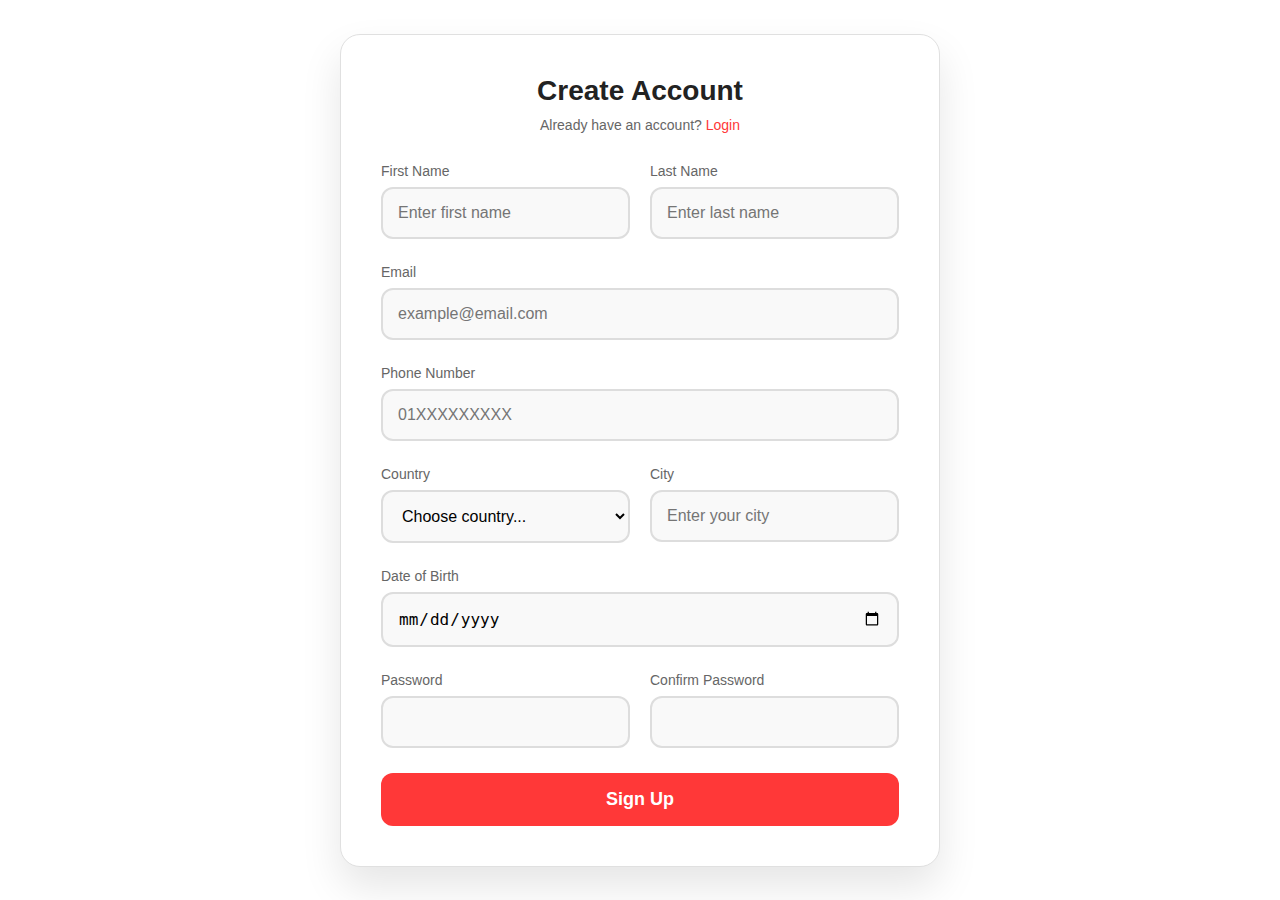
<file: signf.html>
<!DOCTYPE html>
<html lang="en" dir="ltr">
<head>
    <meta charset="UTF-8">
    <meta name="viewport" content="width=device-width, initial-scale=1.0">
    <title>Create New Account</title>
    <style>
        * {
            margin: 0;
            padding: 0;
            box-sizing: border-box;
        }

        body {
            font-family: 'Segoe UI', Tahoma, Geneva, Verdana, sans-serif;
            background: white;
            min-height: 100vh;
            display: flex;
            align-items: center;
            justify-content: center;
            padding: 20px;
        }

        .form-container {
            background: white;
            border-radius: 20px;
            border: 1px solid #e0e0e0;
            box-shadow: 0 20px 40px rgba(0, 0, 0, 0.1);
            padding: 40px;
            width: 100%;
            max-width: 600px;
            position: relative;
        }

        h1 {
            text-align: center;
            color: #222;
            margin-bottom: 10px;
            font-size: 28px;
            font-weight: 600;
        }

        .login-link-container {
            text-align: center;
            margin-bottom: 30px;
        }

        .login-link {
            color: #666;
            font-size: 14px;
            text-decoration: none;
        }

        .login-link a {
            color: #ff3838;
            text-decoration: none;
            font-weight: 500;
            transition: color 0.3s ease;
        }

        .login-link a:hover {
            color: #e63030;
            text-decoration: underline;
        }

        .form-row {
            display: flex;
            gap: 20px;
            margin-bottom: 25px;
        }

        .form-group {
            flex: 1;
            position: relative;
        }

        .form-group.full-width {
            flex: 1 1 100%;
        }

        label {
            display: block;
            margin-bottom: 8px;
            color: #666;
            font-weight: 500;
            font-size: 14px;
        }

        .input-container {
            position: relative;
        }

        input, select {
            width: 100%;
            padding: 15px;
            border: 2px solid #ddd;
            border-radius: 12px;
            font-size: 16px;
            transition: all 0.3s ease;
            background: #f9f9f9;
        }

        input:focus, select:focus {
            outline: none;
            border-color: #ff3838;
            background: white;
            box-shadow: 0 0 0 3px rgba(255, 56, 56, 0.1);
        }

        .error-message {
            color: #ff3838;
            font-size: 12px;
            margin-top: 5px;
            display: none;
        }

        .input-container.error input {
            border-color: #ff3838;
            background: #fff5f5;
        }

        .input-container.success input {
            border-color: #28a745;
            background: #f8fff9;
        }

        .input-container.error .error-message {
            display: block;
        }

        .password-strength {
            margin-top: 8px;
            height: 4px;
            background: #e1e1e1;
            border-radius: 2px;
            overflow: hidden;
            display: none;
        }

        .password-strength-fill {
            height: 100%;
            transition: all 0.3s ease;
            border-radius: 2px;
        }

        .strength-weak { background: #ff3838; width: 25%; }
        .strength-fair { background: #ff6b6b; width: 50%; }
        .strength-good { background: #ffa500; width: 75%; }
        .strength-strong { background: #28a745; width: 100%; }

        .password-requirements {
            margin-top: 10px;
            font-size: 12px;
            color: #666;
            display: none;
        }

        .requirement {
            display: flex;
            align-items: center;
            margin-bottom: 4px;
        }

        .requirement-icon {
            margin-right: 8px;
            font-size: 14px;
            width: 16px;
            display: inline-block;
        }

        .requirement.met {
            color: #28a745;
        }

        .requirement.met .requirement-icon::before {
            content: '✓';
            color: #28a745;
        }

        .requirement:not(.met) {
            color: #666;
        }

        .requirement:not(.met) .requirement-icon::before {
            content: '✗';
            color: #ff3838;
        }

        .submit-btn {
            width: 100%;
            padding: 16px;
            background: #ff3838;
            color: white;
            border: none;
            border-radius: 12px;
            font-size: 18px;
            font-weight: 600;
            cursor: pointer;
            transition: all 0.3s ease;
            position: relative;
            overflow: hidden;
        }

        .submit-btn:hover {
            background: #e63030;
            transform: translateY(-2px);
            box-shadow: 0 10px 25px rgba(255, 56, 56, 0.3);
        }

        .submit-btn:active {
            transform: translateY(0);
        }

        .submit-btn:disabled {
            opacity: 0.6;
            cursor: not-allowed;
            transform: none;
        }

        .loading-spinner {
            display: none;
            width: 20px;
            height: 20px;
            border: 2px solid transparent;
            border-top: 2px solid white;
            border-radius: 50%;
            animation: spin 1s linear infinite;
            margin-left: 10px;
        }

        @keyframes spin {
            to { transform: rotate(360deg); }
        }

        .success-message {
            background: #d4edda;
            color: #155724;
            border: 2px solid #28a745;
            padding: 15px;
            border-radius: 12px;
            margin-bottom: 20px;
            display: none;
            text-align: center;
        }

        @media (max-width: 768px) {
            .form-container {
                padding: 30px 20px;
                margin: 10px;
            }

            .form-row {
                flex-direction: column;
                gap: 0;
            }

            h1 {
                font-size: 24px;
            }
        }
    </style>
</head>
<body>
    <div class="form-container">
        <h1>Create Account</h1>
        
        <div class="login-link-container">
            <div class="login-link">
                Already have an account? <a href="loginf.html">Login</a>
            </div>
        </div>

        <div class="success-message" id="successMessage">
            Account created successfully! Welcome <span id="welcomeName"></span>!
        </div>

        <form id="signupForm" novalidate>
            <div class="form-row">
                <div class="form-group">
                    <label for="firstName">First Name</label>
                    <div class="input-container">
                        <input type="text" id="firstName" name="firstName" placeholder="Enter first name" required>
                        <div class="error-message"></div>
                    </div>
                </div>
                <div class="form-group">
                    <label for="lastName">Last Name</label>
                    <div class="input-container">
                        <input type="text" id="lastName" name="lastName" placeholder="Enter last name" required>
                        <div class="error-message"></div>
                    </div>
                </div>
            </div>

            <div class="form-row">
                <div class="form-group full-width">
                    <label for="email">Email</label>
                    <div class="input-container">
                        <input type="email" id="email" name="email" placeholder="example@email.com" required>
                        <div class="error-message"></div>
                    </div>
                </div>
            </div>

            <div class="form-row">
                <div class="form-group full-width">
                    <label for="phone">Phone Number</label>
                    <div class="input-container">
                        <input type="tel" id="phone" name="phone" placeholder="01XXXXXXXXX" required>
                        <div class="error-message"></div>
                    </div>
                </div>
            </div>

            <div class="form-row">
                <div class="form-group">
                    <label for="country">Country</label>
                    <div class="input-container">
                        <select id="country" name="country" required>
                            <option value="">Choose country...</option>
                            <option value="EG">Egypt</option>
                            <option value="SA">Saudi Arabia</option>
                            <option value="AE">UAE</option>
                            <option value="JO">Jordan</option>
                            <option value="LB">Lebanon</option>
                            <option value="SY">Syria</option>
                            <option value="MA">Morocco</option>
                            <option value="TN">Tunisia</option>
                        </select>
                        <div class="error-message"></div>
                    </div>
                </div>
                <div class="form-group">
                    <label for="city">City</label>
                    <div class="input-container">
                        <input type="text" id="city" name="city" placeholder="Enter your city" required>
                        <div class="error-message"></div>
                    </div>
                </div>
            </div>

            <div class="form-row">
                <div class="form-group full-width">
                    <label for="birthDate">Date of Birth</label>
                    <div class="input-container">
                        <input type="date" id="birthDate" name="birthDate" required>
                        <div class="error-message"></div>
                    </div>
                </div>
            </div>

            <div class="form-row">
                <div class="form-group">
                    <label for="password">Password</label>
                    <div class="input-container">
                        <input type="password" id="password" name="password" required>
                        <div class="error-message"></div>
                    </div>
                    <div class="password-strength" id="passwordStrength">
                        <div class="password-strength-fill"></div>
                    </div>
                    <div class="password-requirements" id="passwordRequirements">
                        <div class="requirement" data-requirement="length">
                            <span class="requirement-icon"></span>
                            <span>At least 8 characters</span>
                        </div>
                        <div class="requirement" data-requirement="uppercase">
                            <span class="requirement-icon"></span>
                            <span>At least one uppercase letter</span>
                        </div>
                        <div class="requirement" data-requirement="lowercase">
                            <span class="requirement-icon"></span>
                            <span>At least one lowercase letter</span>
                        </div>
                        <div class="requirement" data-requirement="number">
                            <span class="requirement-icon"></span>
                            <span>At least one number</span>
                        </div>
                    </div>
                </div>
                <div class="form-group">
                    <label for="confirmPassword">Confirm Password</label>
                    <div class="input-container">
                        <input type="password" id="confirmPassword" name="confirmPassword" required>
                        <div class="error-message"></div>
                    </div>
                </div>
            </div>

            <button type="submit" class="submit-btn" id="submitBtn">
                Sign Up
                <span class="loading-spinner" id="loadingSpinner"></span>
            </button>
        </form>
    </div>

    <script>
        class FormValidator {
            constructor() {
                this.form = document.getElementById('signupForm');
                this.submitBtn = document.getElementById('submitBtn');
                this.loadingSpinner = document.getElementById('loadingSpinner');
                this.successMessage = document.getElementById('successMessage');
                
                this.initEventListeners();
            }

            initEventListeners() {
                // Real-time validation
                this.form.querySelectorAll('input, select').forEach(field => {
                    field.addEventListener('blur', () => this.validateField(field));
                    field.addEventListener('input', () => {
                        if (field.type === 'password' && field.id === 'password') {
                            this.showPasswordRequirements();
                            this.checkPasswordStrength(field.value);
                        }
                        if (field.closest('.input-container').classList.contains('error')) {
                            this.validateField(field);
                        }
                    });
                });

                // Form submission
                this.form.addEventListener('submit', (e) => this.handleSubmit(e));

                // Login link click handler
                document.querySelector('.login-link a').addEventListener('click', (e) => {
                    e.preventDefault();
                    window.location.href = 'loginf.html';
                });
            }

            validateField(field) {
                const container = field.closest('.input-container');
                const errorMsg = container.querySelector('.error-message');
                let isValid = true;
                let message = '';

                // Reset classes
                container.classList.remove('error', 'success');

                // Required field check
                if (field.hasAttribute('required') && !field.value.trim()) {
                    isValid = false;
                    message = 'This field is required';
                }

                // Specific validations
                switch (field.type) {
                    case 'email':
                        if (field.value && !this.isValidEmail(field.value)) {
                            isValid = false;
                            message = 'Please enter a valid email address';
                        }
                        break;
                    case 'tel':
                        if (field.value && !this.isValidPhone(field.value)) {
                            isValid = false;
                            message = 'Please enter a valid phone number (11 digits)';
                        }
                        break;
                    case 'date':
                        if (field.value && !this.isValidAge(field.value)) {
                            isValid = false;
                            message = 'Age must be at least 13 years';
                        }
                        break;
                    case 'password':
                        if (field.id === 'password' && field.value && !this.isValidPassword(field.value)) {
                            isValid = false;
                            message = 'Password does not meet requirements';
                        } else if (field.id === 'confirmPassword') {
                            const password = document.getElementById('password').value;
                            if (field.value && password && field.value !== password) {
                                isValid = false;
                                message = 'Passwords do not match';
                            } else if (field.value && !password) {
                                isValid = false;
                                message = 'Please enter password first';
                            }
                        }
                        break;
                }

                // Name validation
                if (field.id === 'firstName' || field.id === 'lastName') {
                    if (field.value && field.value.length < 2) {
                        isValid = false;
                        message = 'Name must be at least 2 characters';
                    }
                }

                // Apply validation result
                if (isValid && field.value) {
                    container.classList.add('success');
                } else if (!isValid) {
                    container.classList.add('error');
                }

                errorMsg.textContent = message;
                return isValid;
            }

            isValidEmail(email) {
                return /^[^\s@]+@[^\s@]+\.[^\s@]+$/.test(email);
            }

            isValidPhone(phone) {
                return /^01[0-9]{9}$/.test(phone.replace(/\s/g, ''));
            }

            isValidAge(birthDate) {
                const today = new Date();
                const birth = new Date(birthDate);
                const age = today.getFullYear() - birth.getFullYear();
                return age >= 13;
            }

            isValidPassword(password) {
                const hasLength = password.length >= 8;
                const hasUppercase = /[A-Z]/.test(password);
                const hasLowercase = /[a-z]/.test(password);
                const hasNumber = /\d/.test(password);
                
                return hasLength && hasUppercase && hasLowercase && hasNumber;
            }

            checkPasswordStrength(password) {
                const strengthBar = document.querySelector('.password-strength-fill');
                const strengthContainer = document.getElementById('passwordStrength');
                
                if (!password) {
                    strengthContainer.style.display = 'none';
                    document.getElementById('passwordRequirements').style.display = 'none';
                    return;
                }

                strengthContainer.style.display = 'block';
                
                let score = 0;
                if (password.length >= 8) score++;
                if (/[a-z]/.test(password)) score++;
                if (/[A-Z]/.test(password)) score++;
                if (/\d/.test(password)) score++;

                strengthBar.className = 'password-strength-fill';
                switch (score) {
                    case 1:
                        strengthBar.classList.add('strength-weak');
                        break;
                    case 2:
                        strengthBar.classList.add('strength-fair');
                        break;
                    case 3:
                        strengthBar.classList.add('strength-good');
                        break;
                    case 4:
                        strengthBar.classList.add('strength-strong');
                        break;
                }

                this.updatePasswordRequirements(password);
            }

            updatePasswordRequirements(password) {
                const requirements = {
                    length: password.length >= 8,
                    uppercase: /[A-Z]/.test(password),
                    lowercase: /[a-z]/.test(password),
                    number: /\d/.test(password)
                };

                Object.keys(requirements).forEach(req => {
                    const element = document.querySelector(`[data-requirement="${req}"]`);
                    
                    if (element) {
                        if (requirements[req]) {
                            element.classList.add('met');
                            element.classList.remove('not-met');
                        } else {
                            element.classList.remove('met');
                            element.classList.add('not-met');
                        }
                    }
                });
            }

            showPasswordRequirements() {
                document.getElementById('passwordRequirements').style.display = 'block';
            }

            handleSubmit(e) {
                e.preventDefault();
                
                // Validate all fields
                const fields = this.form.querySelectorAll('input, select');
                let isFormValid = true;

                fields.forEach(field => {
                    if (!this.validateField(field)) {
                        isFormValid = false;
                    }
                });

                if (!isFormValid) {
                    const firstError = this.form.querySelector('.input-container.error input');
                    if (firstError) {
                        firstError.focus();
                    }
                    return;
                }

                // جيب البيانات من الفورم
                const email = document.getElementById('email').value.trim();
                const password = document.getElementById('password').value;
                const firstName = document.getElementById('firstName').value.trim();
                const lastName = document.getElementById('lastName').value.trim();

                console.log('=== Sign Up Debug ===');
                console.log('Email to save:', email);
                console.log('Password to save:', password);

                // حفظ البيانات في localStorage
                localStorage.setItem("userEmail", email);
                localStorage.setItem("userPassword", password);
                localStorage.setItem("userFirstName", firstName);
                localStorage.setItem("userLastName", lastName);

                // تأكد من الحفظ
                console.log('Saved successfully:');
                console.log('Email:', localStorage.getItem("userEmail"));
                console.log('Password:', localStorage.getItem("userPassword"));

                // Show loading state
                this.submitBtn.disabled = true;
                this.loadingSpinner.style.display = 'inline-block';
                this.submitBtn.textContent = 'Creating Account...';

                // Simulate API call then redirect
                setTimeout(() => {
                    // Show success message first
                    document.getElementById('welcomeName').textContent = firstName;
                    this.successMessage.style.display = 'block';
                    this.successMessage.scrollIntoView({ behavior: 'smooth' });

                    // Redirect to login after 2 seconds
                    setTimeout(() => {
                        alert('Account created successfully! Redirecting to login...');
                        window.location.href = 'loginf.html';
                    }, 2000);
                }, 1500);
            }
        }

        // Initialize the form validator when DOM is loaded
        document.addEventListener('DOMContentLoaded', () => {
            new FormValidator();
        });
    </script>
</body>
</html>
</file>
